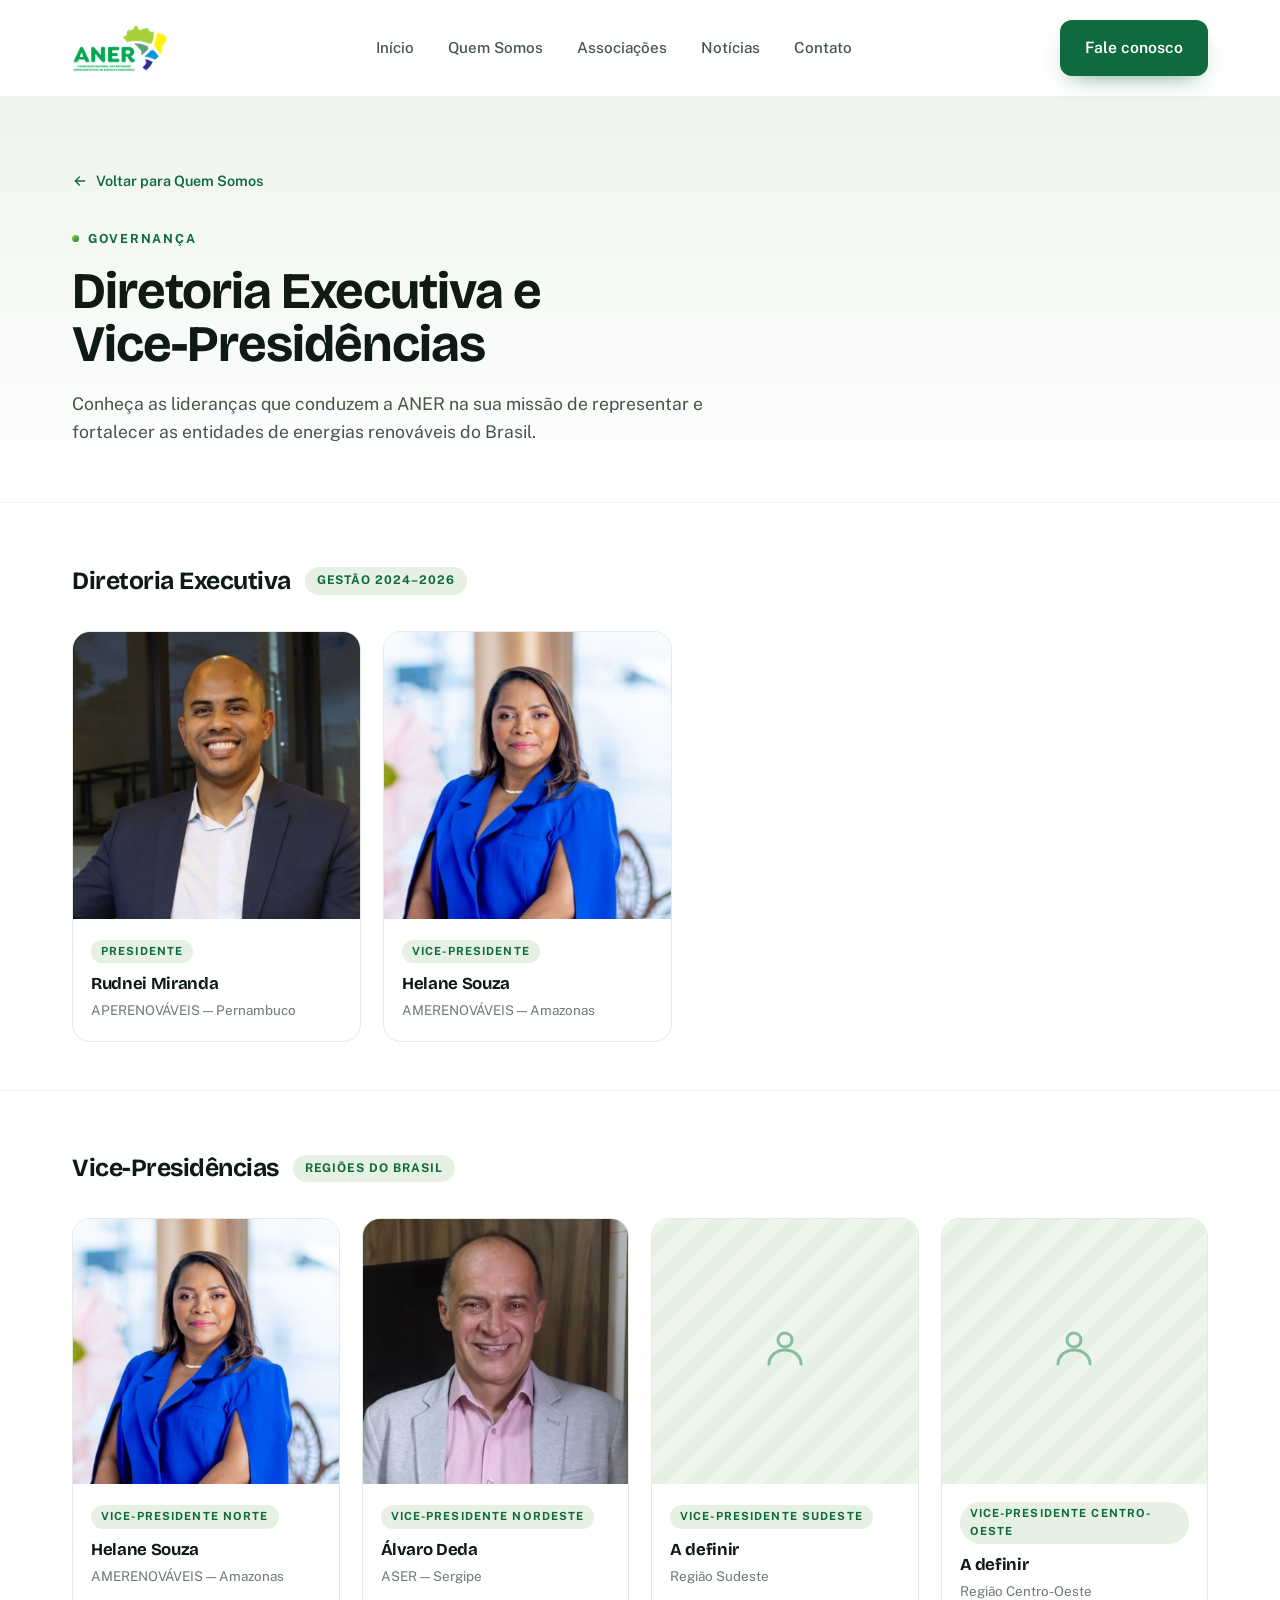
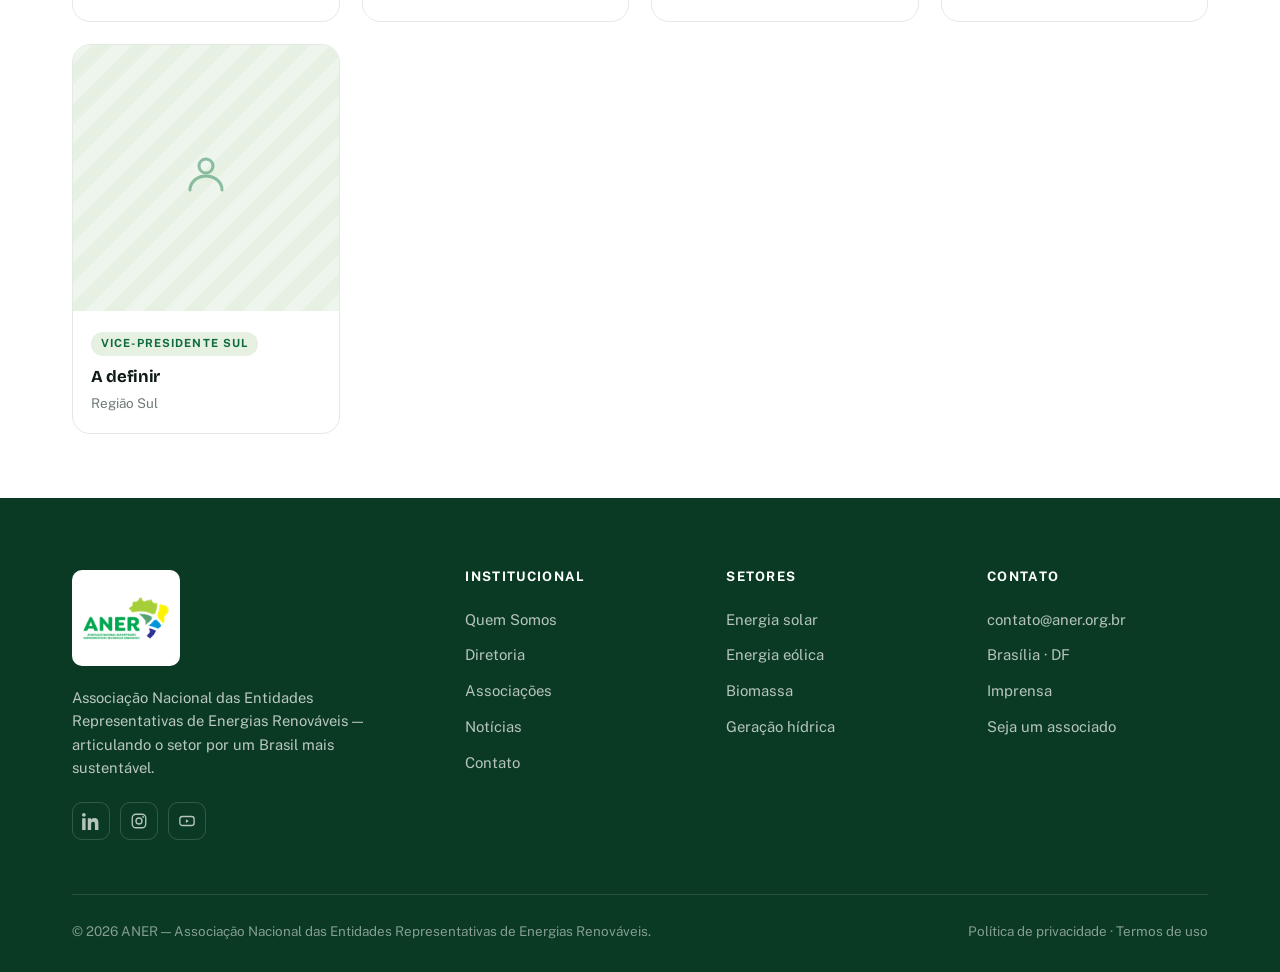
<file: diretoria.html>
<!doctype html>
<html lang="pt-BR">
<head>
<meta charset="utf-8">
<meta name="viewport" content="width=device-width, initial-scale=1">
<title>Diretoria — ANER</title>
<meta name="description" content="Conheça a Diretoria Executiva e o Conselho da ANER — Associação Nacional das Entidades Representativas de Energias Renováveis.">
<link rel="preconnect" href="https://fonts.googleapis.com">
<link rel="preconnect" href="https://fonts.gstatic.com" crossorigin>
<link href="https://fonts.googleapis.com/css2?family=Bricolage+Grotesque:opsz,wght@12..96,400;12..96,500;12..96,600;12..96,700&family=Public+Sans:wght@400;500;600;700&display=swap" rel="stylesheet">
<link rel="stylesheet" href="styles.css">
<style>
/* ---- página diretoria ---- */
.page-hero{padding:72px 0 56px;background:linear-gradient(180deg,var(--bg-green) 0%,var(--bg) 100%)}
.page-hero .eyebrow{margin-bottom:16px}
.page-hero h1{font-size:clamp(2.2rem,4vw,3.2rem);font-weight:700;max-width:18ch}
.page-hero p{color:var(--slate);font-size:1.1rem;margin-top:18px;max-width:60ch}
.back-link{display:flex;width:fit-content;align-items:center;gap:8px;color:var(--green-700);font-weight:600;font-size:.9rem;margin-bottom:32px;transition:.2s}
.back-link:hover{gap:12px}
.back-link svg{width:16px;height:16px}

/* board grid */
.board-section{padding:64px 0}
.board-section + .board-section{padding-top:0}
.board-label{display:flex;align-items:center;gap:14px;margin-bottom:36px}
.board-label h2{font-size:1.55rem;font-weight:700}
.board-label .badge{background:var(--bg-green-2);color:var(--green-700);font-size:.75rem;font-weight:700;letter-spacing:.08em;text-transform:uppercase;padding:4px 12px;border-radius:999px}
.board-grid{display:grid;grid-template-columns:repeat(4,1fr);gap:22px}
.board-grid.conselho{grid-template-columns:repeat(4,1fr)}

/* member card */
.member-card{background:#fff;border:1px solid var(--line);border-radius:var(--radius);overflow:hidden;transition:transform .2s,box-shadow .25s,border-color .2s}
.member-card:hover{transform:translateY(-5px);box-shadow:var(--shadow);border-color:var(--line)}
.member-photo{aspect-ratio:1/1;background:repeating-linear-gradient(135deg,var(--bg-green) 0 14px,var(--bg-green-2) 14px 28px);display:grid;place-items:center;position:relative}
.member-photo img{width:100%;height:100%;object-fit:cover;display:block}
.member-photo .ph-icon{color:var(--green-600);opacity:.45}
.member-photo .ph-icon svg{width:48px;height:48px}
.member-info{padding:18px 18px 20px}
.member-role{display:inline-block;font-size:.7rem;font-weight:700;letter-spacing:.1em;text-transform:uppercase;color:var(--green-700);background:var(--bg-green-2);padding:3px 10px;border-radius:999px;margin-bottom:10px}
.member-info h3{font-size:1.05rem;font-weight:700;line-height:1.25;font-family:var(--ff-display)}
.member-info p{color:var(--muted);font-size:.84rem;margin-top:6px;line-height:1.5}

.divider{border:none;border-top:1px solid var(--line-soft);margin:0}

@media(max-width:980px){
  .board-grid,.board-grid.conselho{grid-template-columns:repeat(2,1fr)}
}
@media(max-width:600px){
  .board-grid,.board-grid.conselho{grid-template-columns:1fr}
  .page-hero{padding:48px 0 36px}
}
</style>
</head>
<body>

<!-- ============ HEADER ============ -->
<header class="site-header">
  <div class="container nav">
    <a class="brand" href="index.html" aria-label="ANER — página inicial">
      <img src="assets/aner-logo.png" alt="ANER" class="brand-logo">
    </a>
    <nav class="nav-links" aria-label="Navegação principal">
      <a href="index.html#inicio">Início</a>
      <a href="index.html#quem-somos">Quem Somos</a>
      <a href="index.html#associacoes">Associações</a>
      <a href="index.html#noticias">Notícias</a>
      <a href="index.html#contato">Contato</a>
    </nav>
    <div class="nav-cta">
      <a class="btn btn-primary" href="https://wa.me/5581982300155?text=Olá%2C%20gostaria%20de%20entrar%20em%20contato%20com%20a%20ANER." target="_blank" rel="noopener">Fale conosco</a>
    </div>
  </div>
</header>

<main>

<!-- ============ PAGE HERO ============ -->
<section class="page-hero">
  <div class="container">
    <a class="back-link" href="index.html#quem-somos">
      <svg viewBox="0 0 24 24" fill="none"><path d="M19 12H5M11 6l-6 6 6 6" stroke="currentColor" stroke-width="2" stroke-linecap="round" stroke-linejoin="round"/></svg>
      Voltar para Quem Somos
    </a>
    <span class="eyebrow">Governança</span>
    <h1>Diretoria Executiva e Vice-Presidências</h1>
    <p>Conheça as lideranças que conduzem a ANER na sua missão de representar e fortalecer as entidades de energias renováveis do Brasil.</p>
  </div>
</section>

<hr class="divider">

<!-- ============ DIRETORIA EXECUTIVA ============ -->
<section class="board-section section" style="padding-bottom:48px">
  <div class="container">
    <div class="board-label">
      <h2>Diretoria Executiva</h2>
      <span class="badge">Gestão 2024–2026</span>
    </div>
    <div class="board-grid" style="grid-template-columns:repeat(2,1fr);max-width:600px">

      <div class="member-card">
        <div class="member-photo">
          <img src="assets/presidente.png" alt="Rudnei Miranda">
        </div>
        <div class="member-info">
          <span class="member-role">Presidente</span>
          <h3>Rudnei Miranda</h3>
          <p>APERENOVÁVEIS — Pernambuco</p>
        </div>
      </div>

      <div class="member-card">
        <div class="member-photo">
          <img src="assets/vice-presidente.png" alt="Helane Souza">
        </div>
        <div class="member-info">
          <span class="member-role">Vice-Presidente</span>
          <h3>Helane Souza</h3>
          <p>AMERENOVÁVEIS — Amazonas</p>
        </div>
      </div>

    </div>
  </div>
</section>

<hr class="divider">

<!-- ============ CONSELHO ============ -->
<section class="board-section section" style="padding-top:64px">
  <div class="container">
    <div class="board-label">
      <h2>Vice-Presidências</h2>
      <span class="badge">Regiões do Brasil</span>
    </div>
    <div class="board-grid conselho">

      <div class="member-card">
        <div class="member-photo">
          <img src="assets/vp-norte.png" alt="Helane Souza">
        </div>
        <div class="member-info">
          <span class="member-role">Vice-Presidente Norte</span>
          <h3>Helane Souza</h3>
          <p>AMERENOVÁVEIS — Amazonas</p>
        </div>
      </div>

      <div class="member-card">
        <div class="member-photo">
          <img src="assets/vp-nordeste.png" alt="Álvaro Deda">
        </div>
        <div class="member-info">
          <span class="member-role">Vice-Presidente Nordeste</span>
          <h3>Álvaro Deda</h3>
          <p>ASER — Sergipe</p>
        </div>
      </div>

      <div class="member-card">
        <div class="member-photo">
          <span class="ph-icon"><svg viewBox="0 0 24 24" fill="none"><circle cx="12" cy="8" r="3.5" stroke="currentColor" stroke-width="1.5"/><path d="M4 20c0-4 3.6-7 8-7s8 3 8 7" stroke="currentColor" stroke-width="1.5" stroke-linecap="round"/></svg></span>
        </div>
        <div class="member-info">
          <span class="member-role">Vice-Presidente Sudeste</span>
          <h3>A definir</h3>
          <p>Região Sudeste</p>
        </div>
      </div>

      <div class="member-card">
        <div class="member-photo">
          <span class="ph-icon"><svg viewBox="0 0 24 24" fill="none"><circle cx="12" cy="8" r="3.5" stroke="currentColor" stroke-width="1.5"/><path d="M4 20c0-4 3.6-7 8-7s8 3 8 7" stroke="currentColor" stroke-width="1.5" stroke-linecap="round"/></svg></span>
        </div>
        <div class="member-info">
          <span class="member-role">Vice-Presidente Centro-Oeste</span>
          <h3>A definir</h3>
          <p>Região Centro-Oeste</p>
        </div>
      </div>

      <div class="member-card">
        <div class="member-photo">
          <span class="ph-icon"><svg viewBox="0 0 24 24" fill="none"><circle cx="12" cy="8" r="3.5" stroke="currentColor" stroke-width="1.5"/><path d="M4 20c0-4 3.6-7 8-7s8 3 8 7" stroke="currentColor" stroke-width="1.5" stroke-linecap="round"/></svg></span>
        </div>
        <div class="member-info">
          <span class="member-role">Vice-Presidente Sul</span>
          <h3>A definir</h3>
          <p>Região Sul</p>
        </div>
      </div>

    </div>
  </div>
</section>

</main>

<!-- ============ FOOTER ============ -->
<footer class="footer">
  <div class="container">
    <div class="footer-grid">
      <div>
        <div class="brand">
          <img src="assets/aner-logo.png" alt="ANER" class="brand-logo footer-logo">
        </div>
        <p class="footer-about">Associação Nacional das Entidades Representativas de Energias Renováveis — articulando o setor por um Brasil mais sustentável.</p>
        <div class="footer-soc">
          <a href="#" aria-label="LinkedIn"><svg viewBox="0 0 24 24" fill="currentColor"><path d="M4.98 3.5A2.5 2.5 0 1 1 0 3.5a2.5 2.5 0 0 1 4.98 0ZM.2 8.2h4.6V24H.2V8.2Zm7.5 0h4.4v2.16h.06c.6-1.14 2.08-2.34 4.28-2.34 4.58 0 5.42 3 5.42 6.9V24h-4.6v-7.1c0-1.7-.03-3.88-2.36-3.88-2.36 0-2.72 1.84-2.72 3.75V24H7.7V8.2Z"/></svg></a>
          <a href="#" aria-label="Instagram"><svg viewBox="0 0 24 24" fill="none"><rect x="3" y="3" width="18" height="18" rx="5" stroke="currentColor" stroke-width="1.8"/><circle cx="12" cy="12" r="4" stroke="currentColor" stroke-width="1.8"/><circle cx="17.5" cy="6.5" r="1.2" fill="currentColor"/></svg></a>
          <a href="#" aria-label="YouTube"><svg viewBox="0 0 24 24" fill="none"><rect x="2.5" y="6" width="19" height="12" rx="3.5" stroke="currentColor" stroke-width="1.8"/><path d="M10.5 9.5v5l4-2.5-4-2.5Z" fill="currentColor"/></svg></a>
        </div>
      </div>
      <div class="footer-col">
        <h4>Institucional</h4>
        <a href="index.html#quem-somos">Quem Somos</a>
        <a href="diretoria.html">Diretoria</a>
        <a href="index.html#associacoes">Associações</a>
        <a href="index.html#noticias">Notícias</a>
        <a href="index.html#contato">Contato</a>
      </div>
      <div class="footer-col">
        <h4>Setores</h4>
        <a href="#">Energia solar</a>
        <a href="#">Energia eólica</a>
        <a href="#">Biomassa</a>
        <a href="#">Geração hídrica</a>
      </div>
      <div class="footer-col">
        <h4>Contato</h4>
        <a href="#">contato@aner.org.br</a>
        <a href="#">Brasília · DF</a>
        <a href="#">Imprensa</a>
        <a href="#">Seja um associado</a>
      </div>
    </div>
    <div class="footer-bottom">
      <span>© 2026 ANER — Associação Nacional das Entidades Representativas de Energias Renováveis.</span>
      <span><a href="#">Política de privacidade</a> · <a href="#">Termos de uso</a></span>
    </div>
  </div>
</footer>

</body>
</html>
</file>
<file: styles.css>
/* ============================================================
   ANER — Design System
   Type: Bricolage Grotesque (display) + Public Sans (UI/body)
   Palette derived from ANER brand: institutional green, lime,
   energy yellow, vivid blue / blue-violet on off-white.
   ============================================================ */

:root{
  /* greens */
  --green-900:#0a3a23;
  --green-800:#0c4d2e;
  --green-700:#0f6b3e;   /* primary */
  --green-600:#157a47;
  --green-500:#1f8a52;
  --lime-500:#6fb52f;
  --lime-400:#9bd64b;
  /* accents */
  --yellow:#f2c12a;      /* energy — used sparingly */
  --blue:#2f6df0;
  --violet:#6a5cf0;
  /* neutrals (warm, faint green tint) */
  --ink:#0f1a14;
  --slate:#46544c;
  --muted:#6d7a72;
  --line:#e3eae3;
  --line-soft:#edf2ec;
  --bg:#ffffff;
  --bg-off:#f6f9f5;
  --bg-green:#eef5ec;
  --bg-green-2:#e6f1e4;
  /* effects */
  --radius:18px;
  --radius-sm:12px;
  --radius-lg:26px;
  --shadow-sm:0 1px 2px rgba(15,40,25,.05), 0 1px 1px rgba(15,40,25,.04);
  --shadow:0 14px 40px -18px rgba(13,60,35,.22), 0 4px 14px -8px rgba(13,60,35,.12);
  --shadow-lg:0 40px 80px -32px rgba(11,58,35,.28);
  --maxw:1200px;
  --ff-display:"Bricolage Grotesque", ui-sans-serif, system-ui, sans-serif;
  --ff-body:"Public Sans", ui-sans-serif, system-ui, sans-serif;
}

*{box-sizing:border-box}
html{scroll-behavior:smooth}
body{
  margin:0;
  font-family:var(--ff-body);
  color:var(--ink);
  background:var(--bg);
  -webkit-font-smoothing:antialiased;
  text-rendering:optimizeLegibility;
  line-height:1.6;
}
a{color:inherit;text-decoration:none}
img{max-width:100%;display:block}
h1,h2,h3,h4{font-family:var(--ff-display);font-weight:600;margin:0;line-height:1.05;letter-spacing:-.02em;color:var(--ink)}
p{margin:0}
.container{max-width:var(--maxw);margin:0 auto;padding:0 32px}

/* ---------- shared bits ---------- */
.eyebrow{
  display:inline-flex;align-items:center;gap:9px;
  font-size:.78rem;font-weight:700;letter-spacing:.14em;text-transform:uppercase;
  color:var(--green-700);
}
.eyebrow::before{content:"";width:7px;height:7px;border-radius:50%;
  background:linear-gradient(135deg,var(--lime-400),var(--green-600));}
.lead{font-size:1.18rem;line-height:1.62;color:var(--slate);font-weight:400}
.section{padding:104px 0}
.section-head{max-width:720px}
.section-head h2{font-size:clamp(2rem,3.3vw,2.85rem);margin:16px 0 0}
.section-head .lead{margin-top:18px}

/* buttons */
.btn{
  display:inline-flex;align-items:center;justify-content:center;gap:9px;
  font-family:var(--ff-body);font-weight:600;font-size:.98rem;
  padding:14px 24px;border-radius:12px;cursor:pointer;border:1px solid transparent;
  transition:transform .18s ease, box-shadow .25s ease, background .2s ease, border-color .2s ease;
  white-space:nowrap;
}
.btn svg{width:18px;height:18px}
.btn-primary{background:var(--green-700);color:#fff;box-shadow:0 10px 24px -12px rgba(15,107,62,.7)}
.btn-primary:hover{background:var(--green-800);transform:translateY(-2px);box-shadow:0 18px 34px -14px rgba(15,107,62,.65)}
.btn-ghost{background:#fff;color:var(--ink);border-color:var(--line)}
.btn-ghost:hover{border-color:var(--green-600);color:var(--green-700);transform:translateY(-2px);box-shadow:var(--shadow-sm)}
.btn-light{background:rgba(255,255,255,.14);color:#fff;border-color:rgba(255,255,255,.28)}
.btn-light:hover{background:rgba(255,255,255,.22);transform:translateY(-2px)}
.btn-white{background:#fff;color:var(--green-800)}
.btn-white:hover{transform:translateY(-2px);box-shadow:0 18px 34px -14px rgba(0,0,0,.3)}

/* ============================================================
   HEADER
   ============================================================ */
.site-header{
  position:sticky;top:0;z-index:50;
  background:rgba(255,255,255,.82);backdrop-filter:saturate(160%) blur(14px);
  border-bottom:1px solid var(--line-soft);
}
.nav{display:flex;align-items:center;justify-content:space-between;height:96px}
.brand{display:flex;align-items:center;gap:12px}
.brand .mark{width:40px;height:40px;border-radius:11px;flex:none;
  background:linear-gradient(140deg,var(--green-600),var(--green-800));
  display:grid;place-items:center;box-shadow:0 6px 16px -6px rgba(15,107,62,.6);position:relative;overflow:hidden}
.brand .mark::after{content:"";position:absolute;inset:0;
  background:radial-gradient(circle at 72% 22%, rgba(155,214,75,.9), transparent 55%);}
.brand .mark svg{position:relative;z-index:1;width:22px;height:22px}
.brand .name{display:flex;flex-direction:column;line-height:1}
.brand .name b{font-family:var(--ff-display);font-weight:700;font-size:1.28rem;letter-spacing:.02em;color:var(--ink)}
.brand .name span{font-size:.66rem;letter-spacing:.18em;text-transform:uppercase;color:var(--muted);margin-top:4px;font-weight:600}
.brand-logo{height:96px;width:auto;display:block}
.footer-logo{height:96px;background:#fff;border-radius:10px;padding:4px 10px}
.nav-links{display:flex;align-items:center;gap:6px}
.nav-links a{font-size:.95rem;font-weight:500;color:var(--slate);padding:9px 14px;border-radius:9px;transition:color .2s,background .2s}
.nav-links a:hover{color:var(--green-700);background:var(--bg-green)}
.nav-cta{display:flex;align-items:center;gap:14px}
.nav-toggle{display:none}

/* ============================================================
   HERO
   ============================================================ */
.hero{position:relative;overflow:hidden;background:
   radial-gradient(120% 90% at 85% -10%, var(--bg-green) 0%, transparent 55%),
   linear-gradient(180deg,#fff 0%, var(--bg-off) 100%);}
.hero::before{content:"";position:absolute;inset:0;background-image:
   linear-gradient(rgba(15,107,62,.035) 1px, transparent 1px),
   linear-gradient(90deg, rgba(15,107,62,.035) 1px, transparent 1px);
   background-size:46px 46px;mask:radial-gradient(80% 70% at 50% 30%, #000, transparent 80%);}
.hero-inner{position:relative;display:grid;grid-template-columns:1.05fr .95fr;gap:56px;
  align-items:center;padding:78px 0 70px}
.hero-badge{display:inline-flex;align-items:center;gap:10px;padding:7px 14px 7px 8px;border-radius:999px;
  background:#fff;border:1px solid var(--line);box-shadow:var(--shadow-sm);font-size:.82rem;font-weight:600;color:var(--slate)}
.hero-badge .tag{background:var(--bg-green-2);color:var(--green-700);font-weight:700;
  font-size:.72rem;letter-spacing:.04em;padding:3px 10px;border-radius:999px}
h1.hero-title{font-size:clamp(2.7rem,4.6vw,4.05rem);font-weight:700;margin:24px 0 0;line-height:1.02}
.hero-title .grad{background:linear-gradient(120deg,var(--green-700),var(--lime-500) 80%);
  -webkit-background-clip:text;background-clip:text;color:transparent}
.hero p.lead{margin-top:22px;max-width:560px}
.hero-actions{display:flex;gap:14px;margin-top:34px;flex-wrap:wrap}
.hero-trust{display:flex;align-items:center;gap:18px;margin-top:30px;color:var(--muted);font-size:.88rem;font-weight:500}
.hero-trust .dot{width:5px;height:5px;border-radius:50%;background:var(--lime-500)}
.hero-trust b{color:var(--ink);font-weight:700}

/* hero visual */
.hero-visual{position:relative;aspect-ratio:1/1.02;}
.hero-map{position:absolute;inset:0;display:grid;place-items:center}
.hero-video{width:96%;height:100%;object-fit:cover;border-radius:var(--radius-lg);box-shadow:var(--shadow-lg)}
.hero-map img{width:96%;filter:drop-shadow(0 30px 50px rgba(13,60,35,.12));mix-blend-mode:multiply}
.hero-arc{position:absolute;inset:0;pointer-events:none}
.hero-chip{position:absolute;display:flex;align-items:center;gap:10px;background:#fff;
  border:1px solid var(--line);border-radius:14px;padding:11px 14px;box-shadow:var(--shadow);
  font-weight:600;font-size:.86rem;color:var(--ink);animation:float 6s ease-in-out infinite}
.hero-chip i{width:30px;height:30px;border-radius:9px;display:grid;place-items:center;flex:none;font-style:normal}
.hero-chip small{display:block;color:var(--muted);font-weight:500;font-size:.74rem;margin-top:1px}
.hero-chip.c1{top:8%;left:-4%;animation-delay:0s}
.hero-chip.c2{top:40%;right:-6%;animation-delay:1.4s}
.hero-chip.c3{bottom:8%;left:4%;animation-delay:.7s}
.chip-green{background:var(--bg-green-2);color:var(--green-700)}
.chip-blue{background:#e8eefe;color:var(--blue)}
.chip-yellow{background:#fdf3d6;color:#b8860b}
@keyframes float{0%,100%{transform:translateY(0)}50%{transform:translateY(-9px)}}
@media (prefers-reduced-motion:reduce){.hero-chip{animation:none}}

/* indicator strip */
.indicators{position:relative;margin-top:8px}
.ind-grid{display:grid;grid-template-columns:repeat(4,1fr);gap:18px}
.ind-card{background:#fff;border:1px solid var(--line);border-radius:var(--radius);padding:24px 22px;
  box-shadow:var(--shadow-sm);transition:transform .2s,box-shadow .25s,border-color .2s}
.ind-card:hover{transform:translateY(-4px);box-shadow:var(--shadow);border-color:var(--line)}
.ind-card .num{font-family:var(--ff-display);font-weight:700;font-size:2.2rem;line-height:1;
  color:var(--green-700);letter-spacing:-.03em}
.ind-card .lbl{font-weight:700;margin-top:12px;font-size:1rem}
.ind-card .desc{color:var(--muted);font-size:.86rem;margin-top:5px}
.ind-card .bar{height:3px;width:38px;border-radius:3px;margin-bottom:18px;
  background:linear-gradient(90deg,var(--lime-400),var(--green-600))}

/* ============================================================
   QUEM SOMOS
   ============================================================ */
.about{background:var(--bg);}
.about-top{display:grid;grid-template-columns:1.02fr .98fr;gap:60px;align-items:center}
.about-text h2{font-size:clamp(2rem,3.2vw,2.75rem);margin-top:16px}
.about-text p{color:var(--slate);margin-top:18px;font-size:1.05rem}
.about-mission{display:flex;flex-direction:column;gap:14px;margin-top:30px}
.mission-row{display:flex;gap:14px;align-items:flex-start}
.mission-row .k{flex:none;width:104px;font-weight:700;color:var(--green-700);font-size:.82rem;
  letter-spacing:.06em;text-transform:uppercase;padding-top:2px}
.mission-row .v{color:var(--slate);font-size:.98rem}
.about-visual{position:relative}
.about-stat{position:absolute;bottom:-22px;left:-22px;background:#fff;border:1px solid var(--line);
  border-radius:var(--radius);padding:18px 22px;box-shadow:var(--shadow)}
.about-stat .num{font-family:var(--ff-display);font-weight:700;font-size:1.9rem;color:var(--green-700);line-height:1}
.about-stat .lbl{font-size:.82rem;color:var(--muted);margin-top:4px;font-weight:600}

.highlights{display:grid;grid-template-columns:repeat(4,1fr);gap:20px;margin-top:64px}
.hl-card{background:var(--bg-off);border:1px solid var(--line-soft);border-radius:var(--radius);
  padding:28px 24px;transition:transform .2s,box-shadow .25s,background .2s,border-color .2s}
.hl-card:hover{transform:translateY(-5px);box-shadow:var(--shadow);background:#fff;border-color:var(--line)}
.hl-icon{width:46px;height:46px;border-radius:12px;display:grid;place-items:center;
  background:#fff;border:1px solid var(--line);color:var(--green-700);margin-bottom:20px}
.hl-icon svg{width:23px;height:23px}
.hl-card h3{font-size:1.16rem;font-weight:700;font-family:var(--ff-display)}
.hl-card p{color:var(--muted);font-size:.92rem;margin-top:9px;line-height:1.55}

/* ============================================================
   ONDE ESTAMOS
   ============================================================ */
.where{background:linear-gradient(180deg,var(--bg-off),#fff);}
.where-grid{display:grid;grid-template-columns:1.1fr .9fr;gap:54px;align-items:start;margin-top:48px}
.map-wrap{position:relative;background:#fff;border:1px solid var(--line);border-radius:var(--radius-lg);
  padding:26px;box-shadow:var(--shadow);overflow:hidden}
.map-wrap::before{content:"";position:absolute;inset:0;background:
  radial-gradient(60% 50% at 60% 35%, var(--bg-green) 0%, transparent 70%);}
.map-canvas{position:relative;width:100%;aspect-ratio:1000/1040}
.map-canvas img{position:absolute;inset:0;width:100%;height:100%;object-fit:contain}
.pin{position:absolute;width:0;height:0;z-index:2}
.pin .dot{display:block;width:15px;height:15px;border-radius:50%;background:var(--green-600);
  border:3px solid #fff;box-shadow:0 3px 9px rgba(13,60,35,.35);cursor:pointer;position:absolute;
  top:50%;left:50%;transform:translate(-50%,-50%);z-index:2;transition:transform .2s}
.pin.is-accent .dot{background:var(--lime-500)}
.pin .pulse{position:absolute;top:50%;left:50%;width:15px;height:15px;border-radius:50%;
  transform:translate(-50%,-50%);background:var(--green-500);opacity:.4;animation:pulse 2.6s ease-out infinite}
.pin.is-accent .pulse{background:var(--lime-500)}
@keyframes pulse{0%{transform:translate(-50%,-50%) scale(1);opacity:.45}100%{transform:translate(-50%,-50%) scale(3.4);opacity:0}}
@media (prefers-reduced-motion:reduce){.pin .pulse{animation:none;opacity:0}}
.pin .label{position:absolute;left:50%;bottom:50%;margin-bottom:15px;transform:translateX(-50%) translateY(6px);
  background:var(--ink);color:#fff;font-size:.72rem;font-weight:600;padding:5px 10px;border-radius:7px;
  white-space:nowrap;opacity:0;pointer-events:none;transition:.2s;box-shadow:var(--shadow)}
.pin .label::after{content:"";position:absolute;top:100%;left:50%;transform:translateX(-50%);
  border:5px solid transparent;border-top-color:var(--ink)}
.pin:hover .label{opacity:1;transform:translateX(-50%) translateY(0)}
.pin:hover .dot{transform:translate(-50%,-50%) scale(1.2)}

.where-list{display:flex;flex-direction:column;gap:10px}
.assoc{display:flex;align-items:center;gap:16px;background:#fff;border:1px solid var(--line);
  border-radius:14px;padding:15px 18px;transition:transform .18s,box-shadow .22s,border-color .2s}
.assoc:hover{transform:translateX(4px);box-shadow:var(--shadow-sm);border-color:var(--green-600)}
.assoc .uf{flex:none;width:46px;height:46px;border-radius:11px;display:grid;place-items:center;
  font-family:var(--ff-display);font-weight:700;font-size:.92rem;letter-spacing:.02em;
  background:var(--bg-green-2);color:var(--green-700)}
.assoc.is-accent .uf{background:#f2f8e3;color:var(--lime-500)}
.assoc .meta{display:flex;flex-direction:column;gap:2px;min-width:0}
.assoc .meta b{font-size:.98rem;font-weight:700;line-height:1.2}
.assoc .meta span{font-size:.82rem;color:var(--muted);line-height:1.3}
.assoc .arrow{margin-left:auto;color:var(--line);transition:.2s}
.assoc:hover .arrow{color:var(--green-600);transform:translateX(3px)}
.where-note{margin-top:22px;padding:18px 20px;background:var(--bg-green);border-radius:14px;
  font-size:.9rem;color:var(--green-800);display:flex;gap:12px;align-items:flex-start}
.where-note svg{flex:none;width:20px;height:20px;color:var(--green-600);margin-top:1px}

/* ============================================================
   NOTÍCIAS
   ============================================================ */
.news-head{display:flex;justify-content:space-between;align-items:flex-end;gap:24px;flex-wrap:wrap}
.news-grid{display:grid;grid-template-columns:repeat(3,1fr);gap:26px;margin-top:48px}
.news-card{background:#fff;border:1px solid var(--line);border-radius:var(--radius);overflow:hidden;
  display:flex;flex-direction:column;transition:transform .2s,box-shadow .28s,border-color .2s}
.news-card:hover{transform:translateY(-6px);box-shadow:var(--shadow-lg);border-color:var(--line)}
.news-cover{aspect-ratio:16/10;position:relative}
.news-cat{position:absolute;top:14px;left:14px;background:rgba(255,255,255,.94);backdrop-filter:blur(4px);
  color:var(--green-700);font-size:.72rem;font-weight:700;letter-spacing:.04em;padding:5px 11px;border-radius:999px;
  box-shadow:var(--shadow-sm)}
.news-body{padding:22px 22px 24px;display:flex;flex-direction:column;flex:1}
.news-date{font-size:.78rem;color:var(--muted);font-weight:600;letter-spacing:.03em}
.news-card h3{font-size:1.18rem;font-weight:700;margin-top:10px;line-height:1.28;font-family:var(--ff-display)}
.news-card p{color:var(--muted);font-size:.9rem;margin-top:11px;line-height:1.55}
.news-more{margin-top:auto;padding-top:18px;display:inline-flex;align-items:center;gap:7px;
  color:var(--green-700);font-weight:700;font-size:.88rem}
.news-card:hover .news-more svg{transform:translateX(4px)}
.news-more svg{width:16px;height:16px;transition:.2s}

/* ============================================================
   CTA FINAL
   ============================================================ */
.cta-final{padding:100px 0}
.cta-box{position:relative;overflow:hidden;border-radius:var(--radius-lg);padding:72px 64px;
  background:linear-gradient(125deg,var(--green-800) 0%, var(--green-700) 45%, var(--green-600) 100%);
  box-shadow:var(--shadow-lg)}
.cta-box::before{content:"";position:absolute;inset:0;background:
  radial-gradient(50% 80% at 88% 18%, rgba(155,214,75,.4), transparent 60%),
  radial-gradient(40% 70% at 12% 92%, rgba(47,109,240,.35), transparent 60%);}
.cta-box::after{content:"";position:absolute;inset:0;background-image:
  linear-gradient(rgba(255,255,255,.06) 1px, transparent 1px),
  linear-gradient(90deg, rgba(255,255,255,.06) 1px, transparent 1px);
  background-size:42px 42px;mask:radial-gradient(70% 70% at 70% 30%, #000, transparent 75%)}
.cta-content{position:relative;max-width:760px}
.cta-content .eyebrow{color:var(--lime-400)}
.cta-content .eyebrow::before{background:var(--lime-400)}
.cta-box h2{color:#fff;font-size:clamp(2.1rem,3.6vw,3.2rem);margin-top:18px;max-width:16ch}
.cta-box p{color:rgba(255,255,255,.82);font-size:1.14rem;margin-top:20px;max-width:60ch}
.cta-actions{display:flex;gap:14px;margin-top:36px;flex-wrap:wrap}

/* ============================================================
   FOOTER
   ============================================================ */
.footer{background:var(--green-900);color:rgba(255,255,255,.72);padding:72px 0 30px}
.footer-grid{display:grid;grid-template-columns:1.6fr 1fr 1fr 1fr;gap:40px}
.footer .brand .name b{color:#fff}
.footer .brand .name span{color:rgba(255,255,255,.5)}
.footer-about{margin-top:20px;font-size:.92rem;line-height:1.6;max-width:34ch}
.footer-soc{display:flex;gap:10px;margin-top:22px}
.footer-soc a{width:38px;height:38px;border-radius:10px;border:1px solid rgba(255,255,255,.16);
  display:grid;place-items:center;color:rgba(255,255,255,.7);transition:.2s}
.footer-soc a:hover{background:rgba(255,255,255,.1);color:#fff;border-color:transparent}
.footer-soc svg{width:18px;height:18px}
.footer-col h4{color:#fff;font-family:var(--ff-body);font-weight:700;font-size:.82rem;
  letter-spacing:.1em;text-transform:uppercase;margin-bottom:18px}
.footer-col a{display:block;font-size:.93rem;padding:6px 0;color:rgba(255,255,255,.7);transition:.2s}
.footer-col a:hover{color:var(--lime-400)}
.footer-bottom{margin-top:54px;padding-top:26px;border-top:1px solid rgba(255,255,255,.12);
  display:flex;justify-content:space-between;gap:18px;flex-wrap:wrap;font-size:.84rem;color:rgba(255,255,255,.5)}
.footer-bottom a:hover{color:var(--lime-400)}

/* ============================================================
   IMAGE PLACEHOLDER
   ============================================================ */
.ph{position:relative;background:
   repeating-linear-gradient(135deg, var(--bg-green) 0 14px, var(--bg-green-2) 14px 28px);
   border:1px solid var(--line);border-radius:var(--radius);overflow:hidden;display:grid;place-items:center}
.ph::after{content:attr(data-label);position:absolute;bottom:12px;left:12px;
  font-family:ui-monospace,"SF Mono",Menlo,monospace;font-size:.7rem;letter-spacing:.02em;
  color:var(--green-800);background:rgba(255,255,255,.78);padding:4px 9px;border-radius:6px;font-weight:600}
.ph .ph-ico{color:var(--green-600);opacity:.5}
.ph .ph-ico svg{width:40px;height:40px}
.about-visual .ph{aspect-ratio:4/5}
.news-cover.ph{border-radius:0;border:none;border-bottom:1px solid var(--line)}

/* ============================================================
   RESPONSIVE
   ============================================================ */
@media (max-width:980px){
  .nav-links{display:none}
  .hero-inner{grid-template-columns:1fr;gap:40px;padding-bottom:30px}
  .hero-visual{max-width:520px;margin:0 auto;width:100%}
  .ind-grid{grid-template-columns:repeat(2,1fr)}
  .about-top{grid-template-columns:1fr;gap:40px}
  .highlights{grid-template-columns:repeat(2,1fr)}
  .where-grid{grid-template-columns:1fr;gap:40px}
  .news-grid{grid-template-columns:1fr 1fr}
  .footer-grid{grid-template-columns:1fr 1fr}
}
@media (max-width:600px){
  .container{padding:0 20px}
  .section{padding:72px 0}
  .ind-grid,.highlights,.news-grid{grid-template-columns:1fr}
  .footer-grid{grid-template-columns:1fr}
  .cta-box{padding:48px 28px}
  .hero-chip.c1{left:0}.hero-chip.c2{right:0}
}
</file>
